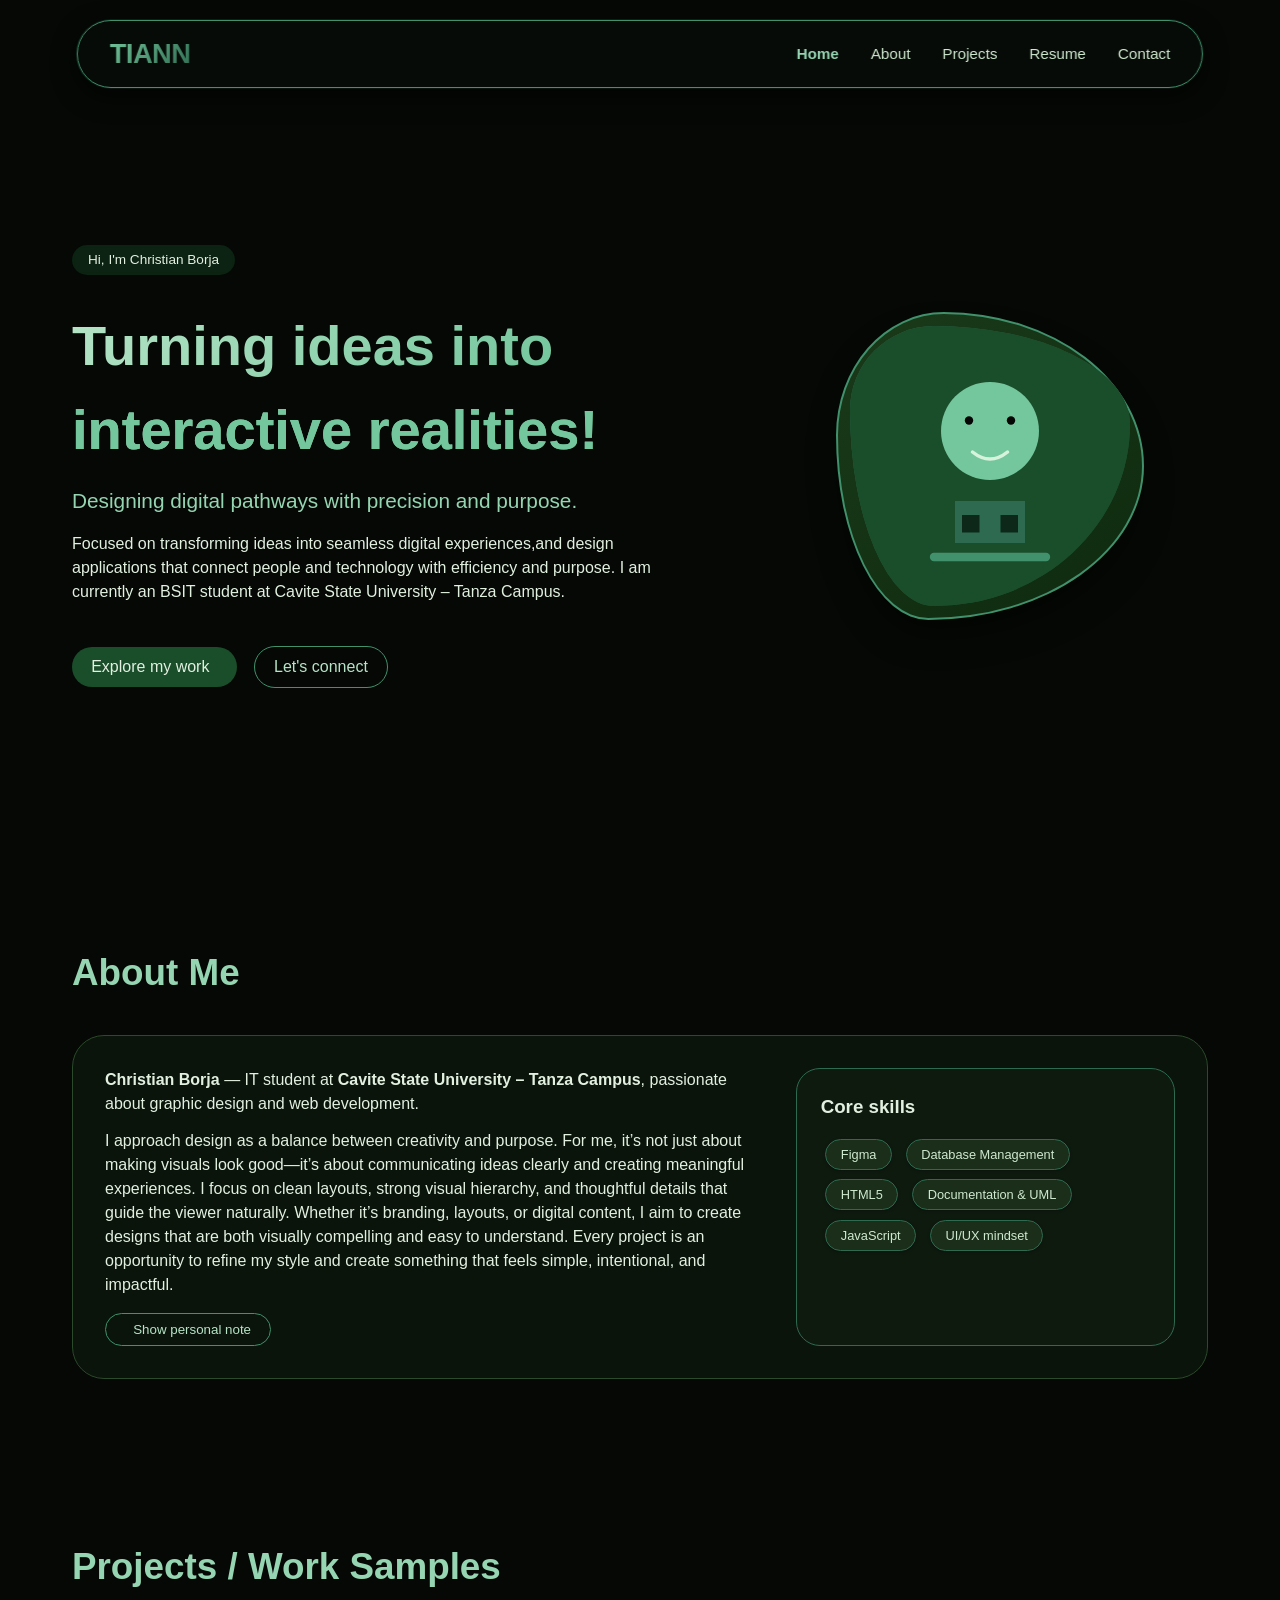
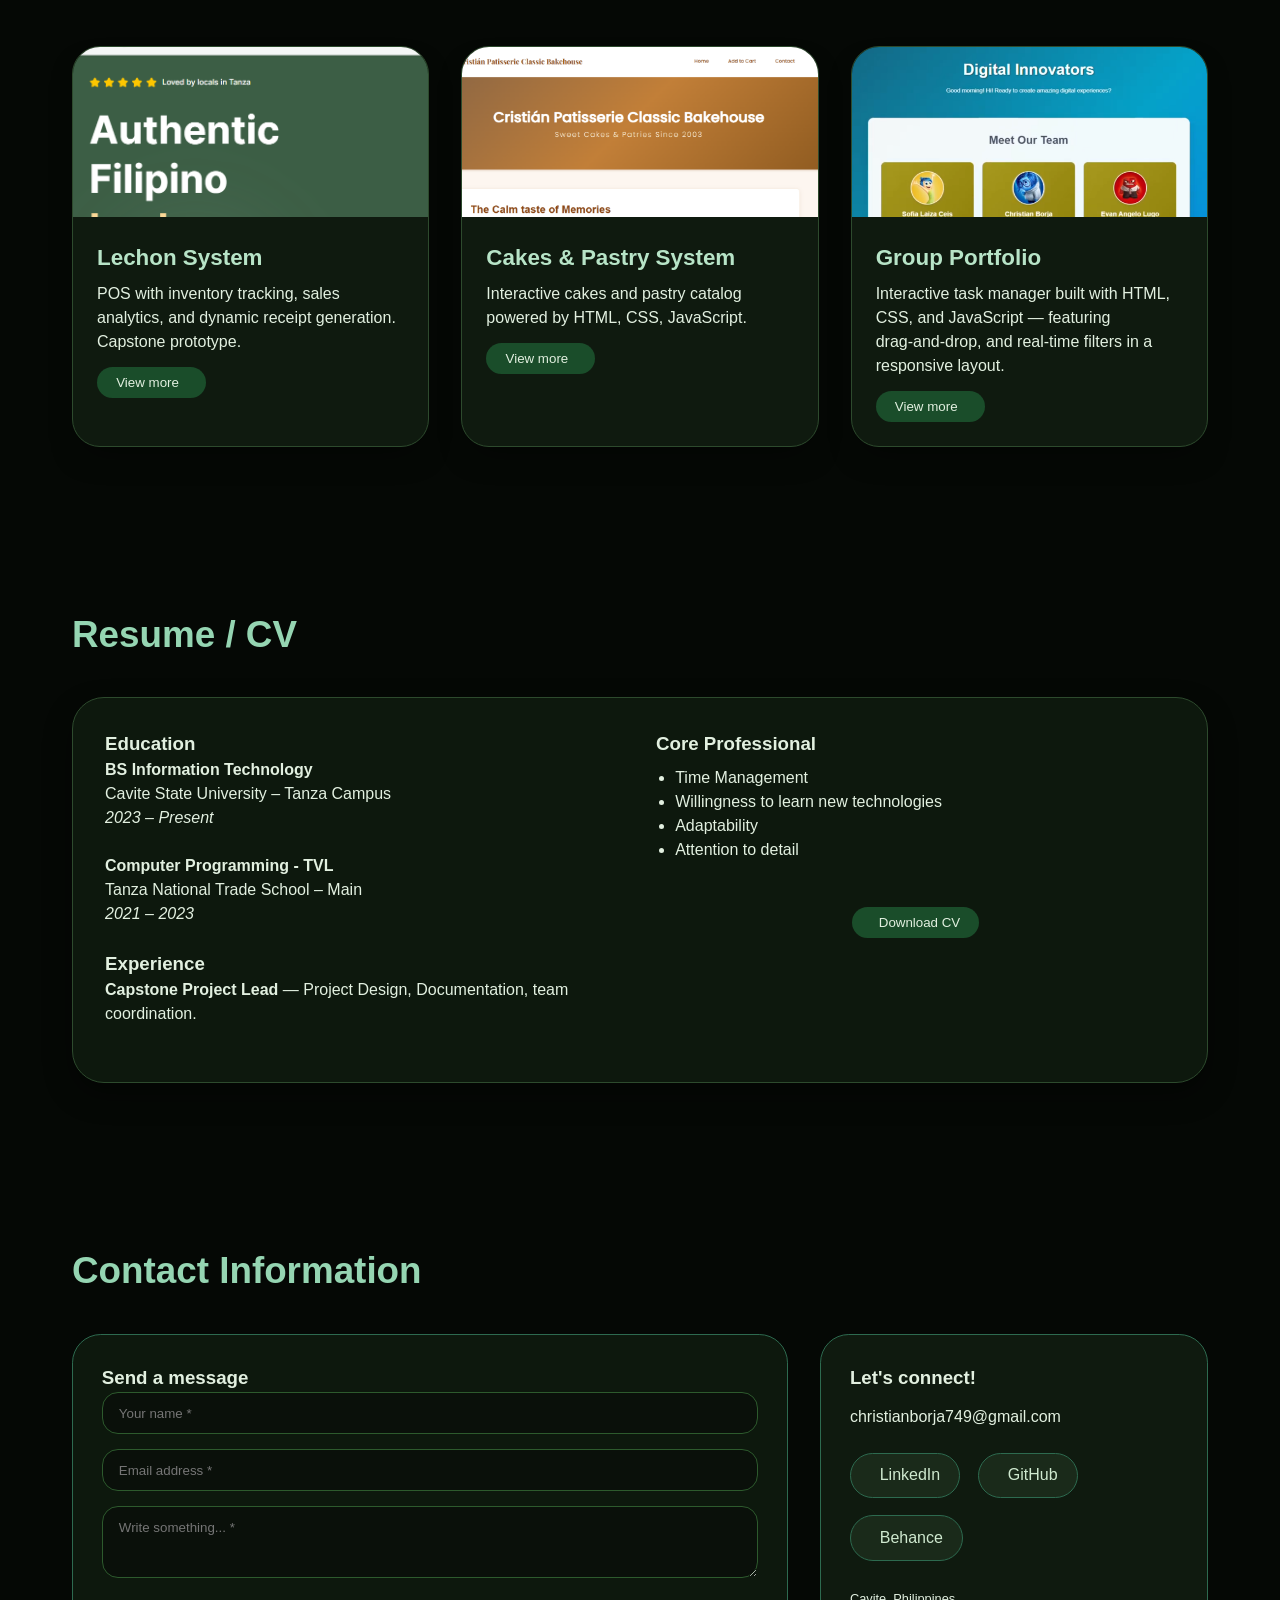
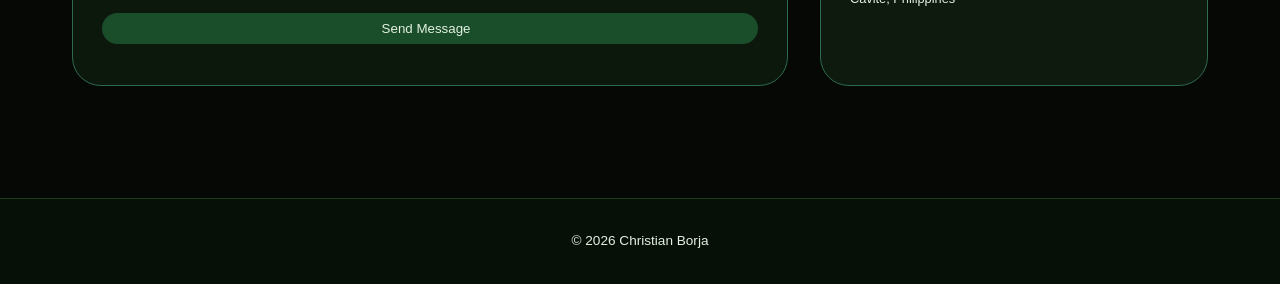
<file: index.html>
<!DOCTYPE html>
<html lang="en">
<head>
    <meta charset="UTF-8">
    <meta name="viewport" content="width=device-width, initial-scale=1.0">
    <link rel="stylesheet" href="style.css">
    <title>E-Portfolio</title>
</head>
<body>
  <nav class="navbar">
    <div class="logo">TIANN</div>
    <ul class="nav-links">
        <li><a href="#home" data-nav="home">Home</a></li>
        <li><a href="#about" data-nav="about">About</a></li>
        <li><a href="#projects" data-nav="projects">Projects</a></li>
        <li><a href="#resume" data-nav="resume">Resume</a></li>
        <li><a href="#contact" data-nav="contact">Contact</a></li>
    </ul>
</nav>

<main id="main-content">
    <section id="home">
        <div class="hero-dashboard fade-on-scroll">
            <div class="hero-left">
                <div class="greeting-badge">Hi, I'm Christian Borja</div>
                <h1>Turning ideas into <span style="color:#74c69d;">interactive realities!</span></h1>
                <div class="hero-tagline">Designing digital pathways with precision and purpose.</div>
                <p>Focused on transforming ideas into seamless digital experiences,and design applications that connect people and technology with efficiency and purpose. I am currently an BSIT student at Cavite State University – Tanza Campus.</p>
                <div style="margin-top: 1.8rem;">
                    <a href="#projects" class="btn" style="text-decoration: none;">Explore my work <i class="fas fa-arrow-right"></i></a>
                    <a href="#contact" class="btn btn-outline" style="margin-left: 0.8rem; text-decoration: none;">Let's connect</a>
                </div>
            </div>
            <div class="hero-right">
                <div class="profile-image-frame">
                    <img id="dashboardProfileImg" class="custom-profile-img" src="data:image/svg+xml,%3Csvg xmlns='http://www.w3.org/2000/svg' viewBox='0 0 400 400'%3E%3Crect width='400' height='400' fill='%231a4d2a'/%3E%3Ccircle cx='200' cy='150' r='70' fill='%2374c69d'/%3E%3Ccircle cx='170' cy='135' r='6' fill='%23050505'/%3E%3Ccircle cx='230' cy='135' r='6' fill='%23050505'/%3E%3Cpath d='M175 180 Q200 200 225 180' stroke='%23d8f3dc' stroke-width='5' fill='none' stroke-linecap='round'/%3E%3Crect x='150' y='250' width='100' height='60' fill='%232d6a4f'/%3E%3Crect x='160' y='270' width='25' height='25' fill='%230d2818'/%3E%3Crect x='215' y='270' width='25' height='25' fill='%230d2818'/%3E%3Cpath d='M120 330 L280 330' stroke='%2340916c' stroke-width='12' stroke-linecap='round'/%3E%3C/svg%3E"
                         alt="Christian Borja developer avatar dashboard">
                </div>
            </div>
        </div>
    </section>

    <!-- ABOUT ME section -->
    <section id="about">
        <h2 class="section-title fade-on-scroll">About Me</h2>
        <div class="about-wrapper fade-on-scroll">
            <div class="about-text">
                <p><strong>Christian Borja</strong> — IT student at <strong>Cavite State University – Tanza Campus</strong>, passionate about graphic design and web development.</p>
                <p style="margin-top: 0.8rem;">I approach design as a balance between creativity and purpose. For me, it’s not just about making visuals look good—it’s about communicating ideas clearly and creating meaningful experiences.
                                                I focus on clean layouts, strong visual hierarchy, and thoughtful details that guide the viewer naturally. Whether it’s branding, layouts, or digital content, 
                                                I aim to create designs that are both visually compelling and easy to understand. Every project is an opportunity to refine my style and create something that feels simple, intentional, and impactful.</p>
                <button id="toggleAboutExtraBtn" class="btn btn-outline" style="margin-top: 1rem;"><i class="fas fa-seedling"></i> Show personal note</button>
                <div id="extraAboutNote" style="display: none; margin-top: 1rem; background: #112211; padding: 0.8rem; border-radius: 1rem; border-left: 3px solid #52b788;">
                    🌱 "Every database has a story — I love optimizing queries and designing schemas that scale. Outside code, I enjoy hiking and digital art."
                </div>
            </div>
            <div class="interests-box">
                <h3><i class="fas fa-brain"></i> Core skills</h3>
                <div style="margin-top: 0.8rem;">
                    <span class="skill-badge">Figma</span>
                    <span class="skill-badge">Database Management</span>
                    <span class="skill-badge">HTML5</span>
                    <span class="skill-badge">Documentation & UML</span>
                    <span class="skill-badge">JavaScript</span>
                    <span class="skill-badge">UI/UX mindset</span>
                </div>
            </div>
        </div>
    </section>

    <!-- PROJECTS showcase -->
    <section id="projects">
        <h2 class="section-title fade-on-scroll">Projects / Work Samples</h2>
        <div class="projects-grid" id="projectsGrid">
            <div class="project-card fade-on-scroll">
                <div class="img-placeholder"><img src="DonClaudios.png" alt="DonClaudios" style="width: 100%; height: 100%; object-fit: cover;"></div>
                <div class="project-info">
                    <h3>Lechon System</h3>
                    <p>POS with inventory tracking, sales analytics, and dynamic receipt generation. Capstone prototype.</p>
                    <button class="btn view-more-btn" data-proj="0">View more <i class="fas fa-chevron-down"></i></button>
                    <div id="projDetail0" class="project-details">
                        📊 <strong>Extended:</strong> Real-time stock alerts, sales dashboard, DB schema with 8+ tables. Role: Fullstack & DB architect.
                    </div>
                </div>
            </div>
            <div class="project-card fade-on-scroll">
                <div class="img-placeholder"><img src="pastry.png" alt="Pastry" style="width: 100%; height: 100%; object-fit: cover;"></div>
                <div class="project-info">
                    <h3>Cakes & Pastry System</h3>
                    <p>Interactive cakes and pastry catalog powered by HTML, CSS, JavaScript.</p>
                    <button class="btn view-more-btn" data-proj="1">View more <i class="fas fa-chevron-down"></i></button>
                    <div id="projDetail1" class="project-details">
                        🗂️ <strong>Tech deep-dive:</strong> Transactions, foreign keys, parameterized queries, ER diagrams + documentation.
                    </div>
                </div>
            </div>
            <div class="project-card fade-on-scroll">
                 <div class="img-placeholder"><img src="Group_Portfolio.png" alt="Portfolio" style="width: 100%; height: 100%; object-fit: cover;"></i></div>
                <div class="project-info">
                    <h3>Group Portfolio</h3>
                    <p>Interactive task manager built with HTML, CSS, and JavaScript — featuring drag‑and‑drop, and real‑time filters in a responsive layout.</p>
                    <button class="btn view-more-btn" data-proj="2">View more <i class="fas fa-chevron-down"></i></button>
                    <div id="projDetail2" class="project-details">
                        ✅ <strong>Feature highlight:</strong> Custom categories, due dates, progress bar, dynamic DOM updates.
                    </div>
                </div>
            </div>
        </div>
    </section>

    <!-- RESUME / CV Section -->
    <section id="resume">
        <h2 class="section-title fade-on-scroll">Resume / CV</h2>
        <div class="resume-container fade-on-scroll">
            <div class="resume-left">
                <div class="resume-item">
                    <h3><i class="fas fa-graduation-cap"></i> Education</h3>
                    <p><strong>BS Information Technology</strong><br>Cavite State University – Tanza Campus<br><em>2023 – Present</em></p>
                </div>
                <div class="resume-item">
                    <p><strong>Computer Programming - TVL</strong><br>Tanza National Trade School – Main<br><em>2021 – 2023</em></p>
                </div>
                <div class="resume-item">
                    <h3><i class="fas fa-briefcase"></i> Experience</h3>
                    <p><strong>Capstone Project Lead</strong> — Project Design, Documentation, team coordination.<br>
                </div>
            </div>
            <div class="resume-right">
                <h3><i class="fas fa-code"></i> Core Professional</h3>
                <ul style="margin-left: 1.2rem; margin-top: 0.5rem;">
                    <li>Time Management</li>
                    <li>Willingness to learn new technologies</li>
                    <li>Adaptability</li>
                    <li>Attention to detail</li>
                </ul>
                <div class="download-cv">
                    <button id="downloadCVBtn" class="btn"><i class="fas fa-download"></i> Download CV</button>
                </div>
            </div>
        </div>
    </section>

    <section id="contact">
        <h2 class="section-title fade-on-scroll">Contact Information</h2>
        <div class="contact-grid fade-on-scroll">
            <div class="form-card">
                <h3>Send a message</h3>
                <form id="contactFormEl">
                    <input type="text" id="fullName" placeholder="Your name *">
                    <span id="nameError" class="error"></span>
                    <input type="email" id="emailAddr" placeholder="Email address *">
                    <span id="emailError" class="error"></span>
                    <textarea id="messageContent" rows="3" placeholder="Write something... *"></textarea>
                    <span id="msgError" class="error"></span>
                    <button type="submit" class="btn" style="width:100%; justify-content:center;">Send Message <i class="fas fa-leaf"></i></button>
                    <div id="formGlobalFeedback" class="form-success"></div>
                </form>
            </div>
            <div class="social-card">
                <h3><i class="fas fa-link"></i> Let's connect!</h3>
                <p style="margin: 0.8rem 0;"><i class="fas fa-envelope"></i> christianborja749@gmail.com</p>
                <div style="margin-top: 1rem; display: flex; flex-wrap: wrap; gap: 0.6rem;">
                    <a href="https://www.linkedin.com/feed/" target="_blank" rel="noopener noreferrer" class="social-icon">
                        <i class="fab fa-linkedin-in"></i> LinkedIn
                    </a>
                    <a href="https://github.com/duckytian" target="_blank" rel="noopener noreferrer" class="social-icon">
                        <i class="fab fa-github"></i> GitHub
                    </a>
                    <a href="https://www.behance.net/" target="_blank" rel="noopener noreferrer" class="social-icon">
                        <i class="fab fa-behance"></i> Behance
                    </a>
                </div>
                <p style="margin-top: 1.8rem; font-size: 0.8rem;"><i class="fas fa-map-marker-alt"></i> Cavite, Philippines</p>
            </div>
        </div>
    </section>
    <footer>
        <p>© 2026 Christian Borja</p>
    </footer>
        <script src="script.js"></script>
</body>
</html>
</file>
<file: style.css>
* {
            margin: 0;
            padding: 0;
            box-sizing: border-box;
        }

        body {
            font-family: 'Space Grotesk', sans-serif;
            background: #050805;
            color: #e2f0e0;
            line-height: 1.5;
            scroll-behavior: smooth;
        }

        /* dark green / black palette */
        :root {
            --dark-green-deep: #0d2818;
            --dark-green-primary: #1a4d2a;
            --dark-green-bright: #2d6a4f;
            --dark-green-accent: #40916c;
            --black-bg: #050805;
            --card-dark: #0f1a0f;
            --border-glow: #2d6a4f;
            --text-light: #d8f3dc;
        }

        /* navigation - fixed, glass dark */
        .navbar {
            position: fixed;
            top: 20px;
            left: 50%;
            transform: translateX(-50%);
            width: 88%;
            max-width: 1150px;
            background: rgba(8, 12, 8, 0.96);
            backdrop-filter: blur(14px);
            border-radius: 60px;
            padding: 0.8rem 2rem;
            display: flex;
            justify-content: space-between;
            align-items: center;
            z-index: 1100;
            box-shadow: 0 8px 25px rgba(0, 0, 0, 0.6), 0 0 0 1px rgba(45, 106, 79, 0.3);
            border: 1px solid var(--dark-green-accent);
        }

        .logo {
            font-weight: 700;
            font-size: 1.7rem;
            background: linear-gradient(135deg, #74c69d, #2d6a4f);
            -webkit-background-clip: text;
            background-clip: text;
            color: transparent;
            letter-spacing: -0.5px;
        }

        .nav-links {
            display: flex;
            gap: 2rem;
            list-style: none;
        }

        .nav-links a {
            text-decoration: none;
            font-weight: 500;
            color: #cfe9cf;
            transition: all 0.4s cubic-bezier(0.2, 0.9, 0.4, 1.1);
            font-size: 0.95rem;
            padding: 6px 0;
            position: relative;
        }

        .nav-links a::after {
            content: '';
            position: absolute;
            bottom: 0;
            left: 0;
            width: 0%;
            height: 2px;
            background: #52b788;
            transition: width 0.3s ease;
        }

        .nav-links a:hover::after {
            width: 100%;
        }

        .nav-links a:hover {
            color: #95d5b2;
            transform: translateY(-2px);
        }

        /* main content spacing */
        main {
            padding-top: 100px;
        }

        section {
            padding: 5rem 2rem;
            max-width: 1200px;
            margin: 0 auto;
            transition: opacity 0.5s ease, transform 0.4s ease;
        }

        /* HOME section — dashboard layout (image right, text left) */
        #home {
            min-height: 85vh;
            display: flex;
            align-items: center;
            padding: 2rem 2rem 4rem 2rem;
        }

        /* section title with leaf accent */
        .section-title {
            font-size: 2.3rem;
            font-weight: 700;
            margin-bottom: 2.2rem;
            color: #95d5b2;
            display: inline-block;
            position: relative;
        }
        .section-title:after {
            font-size: 1.9rem;
            margin-left: 12px;
            opacity: 0.8;
        }

        /* HERO / DASHBOARD: left text + right image (matching reference image) */
        .hero-dashboard {
            display: flex;
            align-items: center;
            justify-content: space-between;
            gap: 3rem;
            flex-wrap: wrap;
        }
        .hero-left {
            flex: 1.2;
            text-align: left;
        }
        .hero-left .greeting-badge {
            background: #1a4d2a60;
            display: inline-block;
            padding: 0.3rem 1rem;
            border-radius: 40px;
            font-size: 0.85rem;
            font-weight: 500;
            backdrop-filter: blur(2px);
            margin-bottom: 1rem;
        }
        .hero-left h1 {
            font-size: 3.5rem;
            font-weight: 700;
            margin: 0.8rem 0;
            background: linear-gradient(135deg, #b7e4c7, #52b788);
            -webkit-background-clip: text;
            background-clip: text;
            color: transparent;
        }
        .hero-left .hero-tagline {
            font-size: 1.3rem;
            color: #95d5b2;
            margin-bottom: 1rem;
        }
        .hero-left p {
            margin-top: 0.8rem;
            max-width: 90%;
        }
        .hero-right {
            flex: 0.8;
            display: flex;
            justify-content: center;
            align-items: center;
        }
        .profile-image-frame {
            background: linear-gradient(145deg, #1a3a1a, #0f2a0f);
            border-radius: 35% 65% 70% 30% / 40% 50% 50% 60%;
            padding: 12px;
            border: 2px solid var(--dark-green-accent);
            box-shadow: 0 20px 35px -10px rgba(0,0,0,0.5);
            animation: float 6s ease-in-out infinite;
        }
        /* Real profile picture container — using a modern avatar that resembles a developer image */
        .profile-image-frame img {
            width: 280px;
            height: 280px;
            object-fit: cover;
            border-radius: 30% 70% 70% 30% / 30% 35% 65% 70%;
            display: block;
        }
        /* Custom profile image: I will use a stylish SVG / data-url representing Christian's portrait (modern, professional) */
        .custom-profile-img {
            width: 280px;
            height: 280px;
            border-radius: 30% 70% 70% 30% / 30% 35% 65% 70%;
            display: block;
            background: linear-gradient(125deg, #2d6a4f, #1b4d2b);
            object-fit: cover;
        }
        /* Avatar fallback but now we inject a real illustrated dev picture (clean) */
        .avatar-placeholder {
            width: 280px;
            height: 280px;
            background: linear-gradient(135deg, #2d6a4f, #1a4d2a);
            border-radius: 30% 70% 70% 30% / 30% 35% 65% 70%;
            display: flex;
            align-items: center;
            justify-content: center;
            font-size: 6rem;
            color: #b7e4c7;
        }

        @keyframes float {
            0% { transform: translateY(0px); }
            50% { transform: translateY(-12px); }
            100% { transform: translateY(0px); }
        }

        /* cards grid */
        .projects-grid {
            display: grid;
            grid-template-columns: repeat(auto-fill, minmax(320px, 1fr));
            gap: 2rem;
            margin-top: 1rem;
        }

        .project-card {
            background: var(--card-dark);
            border-radius: 28px;
            overflow: hidden;
            transition: all 0.4s cubic-bezier(0.2, 0.9, 0.4, 1.1);
            box-shadow: 0 15px 30px -12px rgba(0, 0, 0, 0.5);
            border: 1px solid #2d4a2d;
        }

        .project-card:hover {
            transform: translateY(-8px);
            box-shadow: 0 25px 35px -12px rgba(0, 0, 0, 0.7);
            border-color: var(--dark-green-accent);
        }

        .img-placeholder {
            background: linear-gradient(145deg, #1a3a1a, #0f2a0f);
            height: 170px;
            display: flex;
            align-items: center;
            justify-content: center;
            font-size: 3rem;
            color: #74c69d;
        }

        .project-info {
            padding: 1.5rem;
        }

        .project-info h3 {
            font-size: 1.4rem;
            margin-bottom: 0.5rem;
            color: #b7e4c7;
        }

        .btn {
            background: var(--dark-green-primary);
            color: #e2f0e0;
            border: none;
            padding: 0.5rem 1.2rem;
            border-radius: 40px;
            font-weight: 500;
            cursor: pointer;
            transition: all 0.3s ease;
            margin-top: 0.8rem;
            display: inline-flex;
            align-items: center;
            gap: 8px;
            font-family: inherit;
        }

        .btn-outline {
            background: transparent;
            border: 1.5px solid var(--dark-green-accent);
            color: #b7e4c7;
        }
        .btn-outline:hover {
            background: var(--dark-green-accent);
            color: #050805;
            transform: scale(1.02);
        }

        .project-details {
            margin-top: 1rem;
            padding: 0.9rem;
            background: #0f1e12;
            border-radius: 20px;
            font-size: 0.85rem;
            display: none;
            transition: 0.2s;
            border-left: 3px solid var(--dark-green-accent);
        }
        .project-details.show {
            display: block;
            animation: fadeSlideUp 0.3s ease;
        }

        /* about me double column - pushed lower via spacing */
        #about {
            scroll-margin-top: 90px;
        }
        .about-wrapper {
            display: flex;
            flex-wrap: wrap;
            gap: 2rem;
            background: #0d180dcc;
            backdrop-filter: blur(3px);
            border-radius: 2rem;
            padding: 2rem;
            border: 1px solid #2b4a2b;
        }
        .about-text {
            flex: 2;
        }
        .interests-box {
            flex: 1;
            background: #0f1a0f;
            border-radius: 1.5rem;
            padding: 1.5rem;
            border: 1px solid #2d6a4f;
        }
        .skill-badge {
            display: inline-block;
            background: #1a2e1a;
            padding: 0.3rem 0.9rem;
            border-radius: 40px;
            margin: 0.3rem;
            font-size: 0.8rem;
            font-weight: 500;
            box-shadow: 0 1px 3px rgba(0,0,0,0.3);
            border: 1px solid #2d6a4f;
            color: #cfe9cf;
        }

        /* resume section */
        .resume-container {
            background: #0d180d;
            border-radius: 2rem;
            padding: 2rem;
            display: flex;
            flex-wrap: wrap;
            gap: 2rem;
            box-shadow: 0 12px 28px rgba(0, 0, 0, 0.4);
            border: 1px solid #2d4a2d;
        }
        .resume-left, .resume-right {
            flex: 1;
        }
        .resume-item {
            margin-bottom: 1.5rem;
        }
        .download-cv {
            margin-top: 2rem;
            text-align: center;
        }

        /* contact form + socials */
        .contact-grid {
            display: flex;
            flex-wrap: wrap;
            gap: 2rem;
        }
        .form-card {
            flex: 2;
            background: #0d180d;
            border-radius: 1.8rem;
            padding: 1.8rem;
            border: 1px solid #2d6a4f;
        }
        .social-card {
            flex: 1;
            background: #0f1a0f;
            border-radius: 1.8rem;
            padding: 1.8rem;
            border: 1px solid #2d6a4f;
        }
        input, textarea {
            width: 100%;
            padding: 0.8rem 1rem;
            margin-bottom: 1rem;
            border: 1px solid #2d5a2d;
            border-radius: 1rem;
            font-family: inherit;
            background: #0a100a;
            color: #d8f3dc;
        }
        input:focus, textarea:focus {
            outline: none;
            border-color: #52b788;
            box-shadow: 0 0 0 2px rgba(82, 183, 136, 0.3);
        }
        .error {
            color: #e07c6c;
            font-size: 0.7rem;
            margin-top: -0.7rem;
            margin-bottom: 0.6rem;
            display: block;
        }
        .form-success {
            color: #74c69d;
            margin-top: 0.8rem;
            font-weight: 500;
        }

        /* Social icons styling — improved interactive links */
        .social-icon {
            display: inline-flex;
            align-items: center;
            justify-content: center;
            gap: 0.6rem;
            background: #1a2a1a;
            padding: 0.6rem 1.2rem;
            border-radius: 2rem;
            margin: 0.5rem 0.5rem 0 0;
            text-decoration: none;
            color: #cfe9cf;
            font-weight: 500;
            transition: all 0.3s ease;
            border: 1px solid #2d6a4f;
            cursor: pointer;
        }
        .social-icon:hover {
            background: #2d6a4f;
            color: #050805;
            transform: translateY(-3px);
        }

        footer {
            background: #071007;
            text-align: center;
            padding: 2rem;
            margin-top: 2rem;
            font-size: 0.85rem;
            border-top: 1px solid #1e3a1e;
        }

        /* animations */
        @keyframes fadeSlideUp {
            from { opacity: 0; transform: translateY(8px);}
            to { opacity: 1; transform: translateY(0);}
        }

        .fade-on-scroll {
            opacity: 0;
            transform: translateY(28px);
            transition: opacity 0.7s ease, transform 0.6s ease;
        }
        .fade-on-scroll.visible {
            opacity: 1;
            transform: translateY(0);
        }

        /* page transition effect when clicking nav */
        .page-transition {
            transition: opacity 0.35s ease-out, transform 0.3s ease-out;
        }
        .fade-out {
            opacity: 0;
            transform: translateY(10px);
        }

        button, .btn, .social-icon { cursor: pointer; }
        
        @media (max-width: 780px) {
            .navbar {
                width: 94%;
                padding: 0.6rem 1.2rem;
                top: 12px;
            }
            .nav-links { gap: 1rem; }
            section { padding: 2.5rem 1rem; }
            .section-title { font-size: 1.8rem; }
            .hero-dashboard { flex-direction: column; text-align: center; }
            .hero-left p { max-width: 100%; }
            .hero-left { text-align: center; }
            .profile-image-frame img, .avatar-placeholder, .custom-profile-img { width: 200px; height: 200px; }
        }+++
</file>
